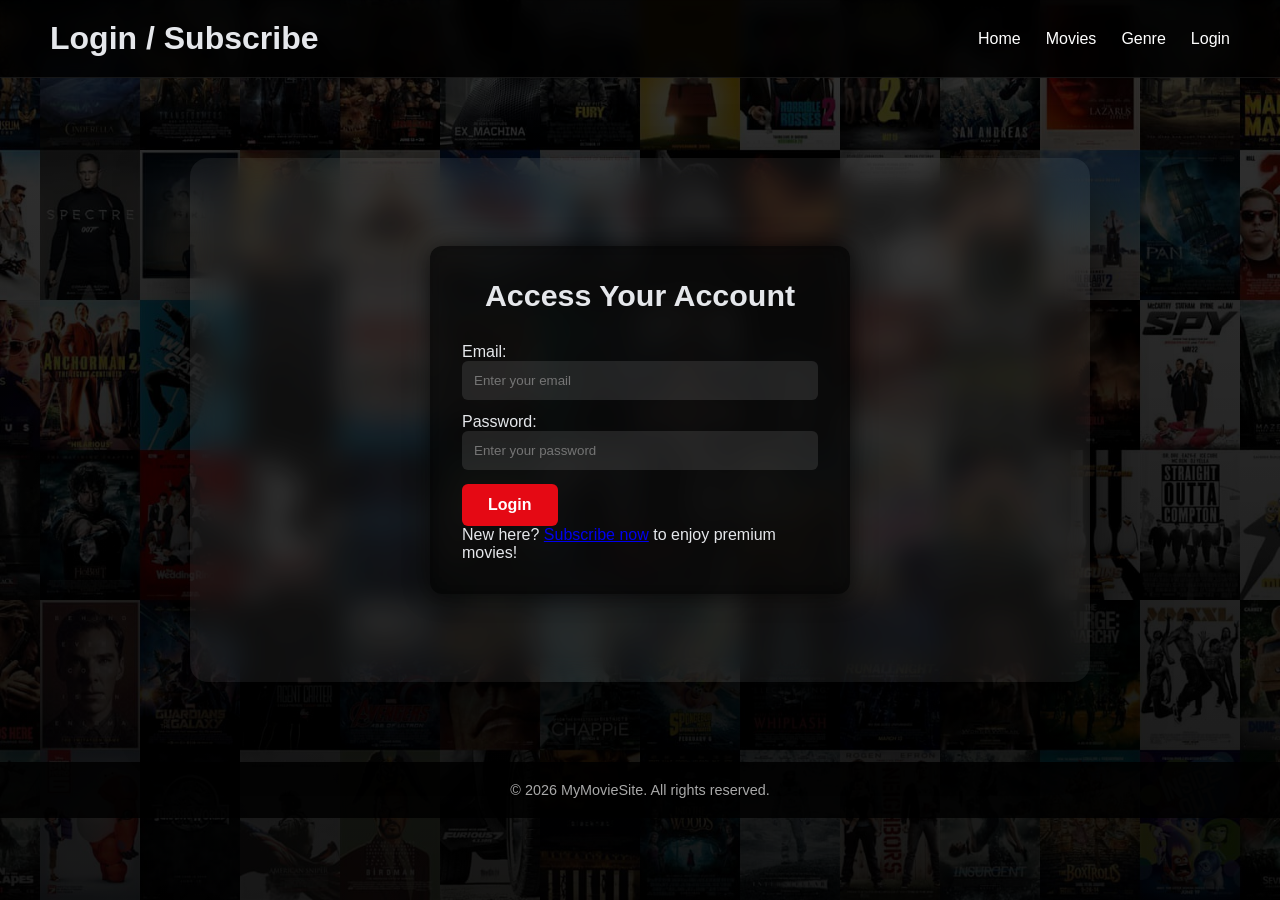
<file: login.html>
<!DOCTYPE html>
<html lang="en">
<head>
    <meta charset="UTF-8">
    <meta name="viewport" content="width=device-width, initial-scale=1.0">
    <title>MyMovieSite - Login</title>
    <link rel="stylesheet" href="style.css">
</head>
<body>
    <header>
        <h1>Login / Subscribe</h1>
        <nav>
            <ul>
                <li><a href="index.html">Home</a></li>
                <li><a href="movies.html">Movies</a></li>
                <li><a href="genre.html">Genre</a></li>
                <li><a href="login.html">Login</a></li>
            </ul>
        </nav>
    </header>

    <main>
        <section class="login-section">
            <h2>Access Your Account</h2>
            <form>
                <label for="email">Email:</label>
                <input type="email" id="email" name="email" placeholder="Enter your email" required>

                <label for="password">Password:</label>
                <input type="password" id="password" name="password" placeholder="Enter your password" required>

                <button type="submit">Login</button>
            </form>

            <p>New here? <a href="#">Subscribe now</a> to enjoy premium movies!</p>
        </section>
    </main>

    <footer>
        <p>&copy; 2026 MyMovieSite. All rights reserved.</p>
    </footer>
</body>
</html>
</file>
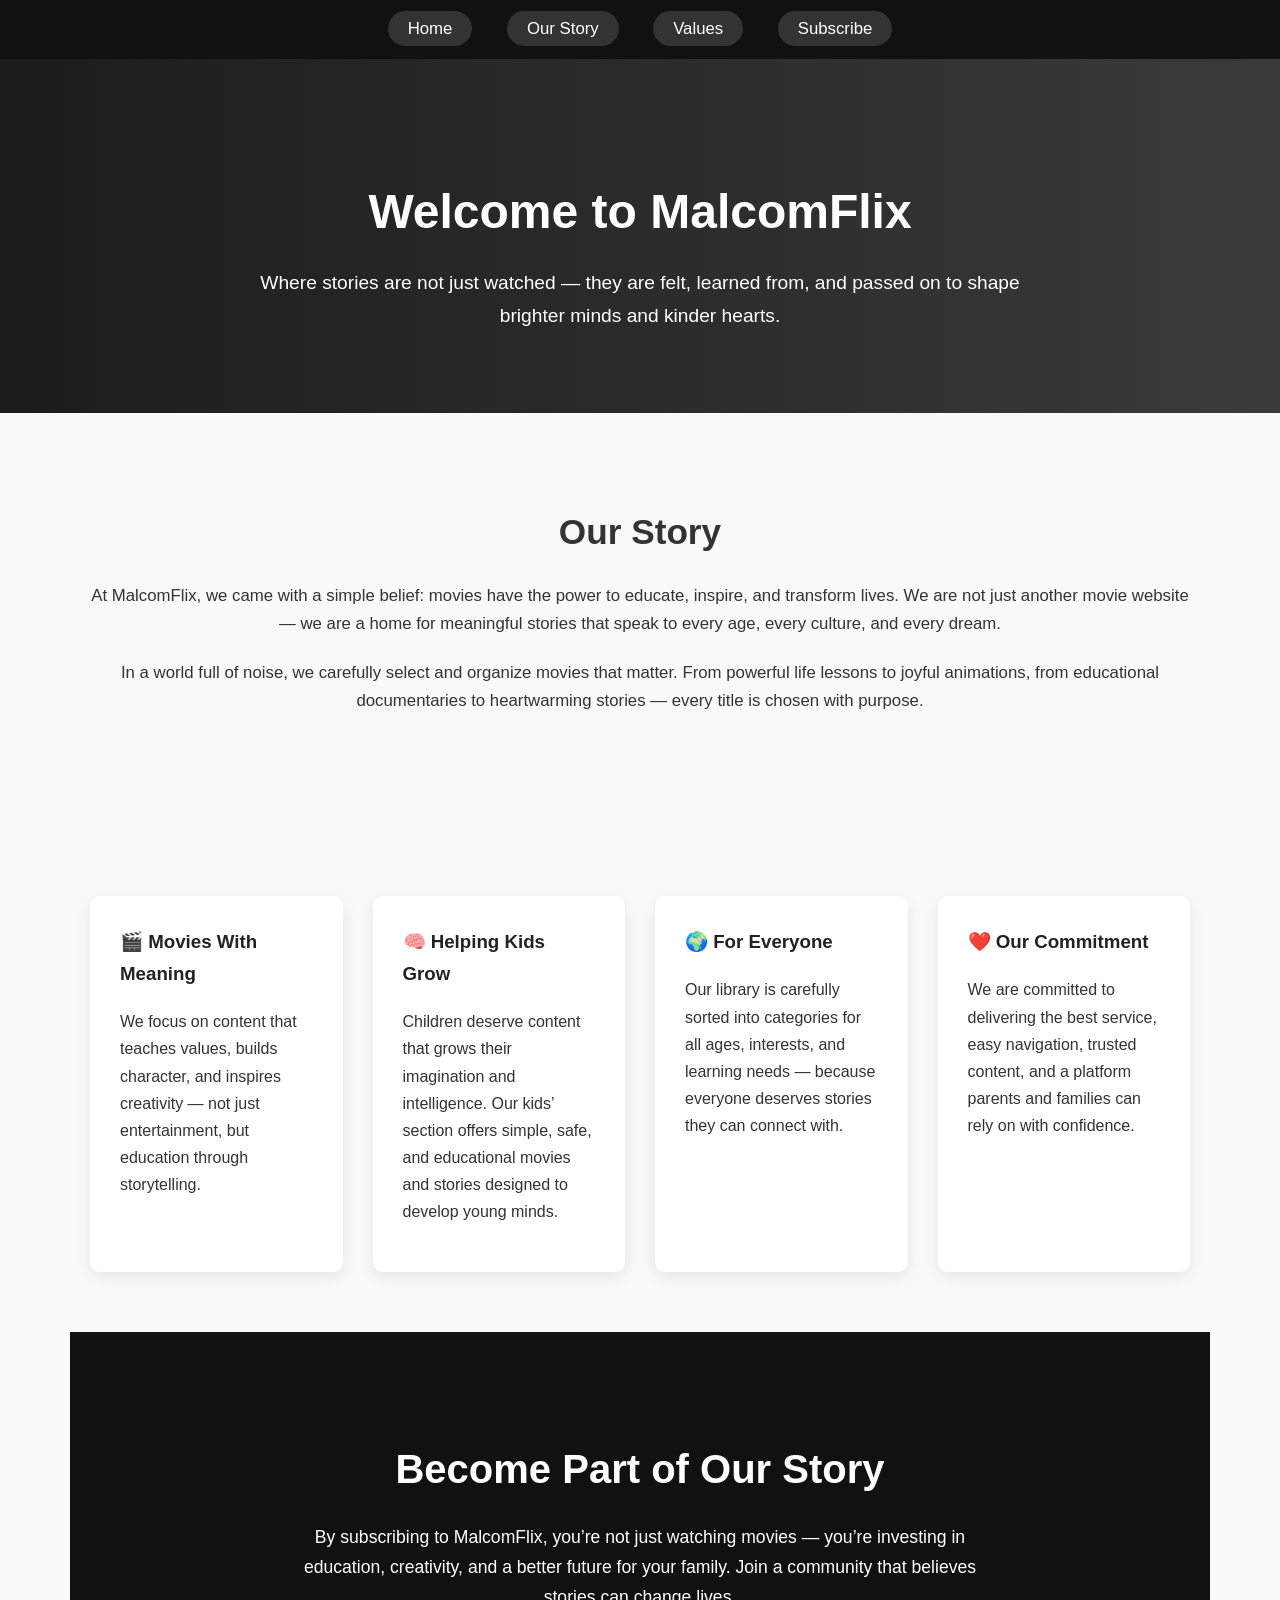
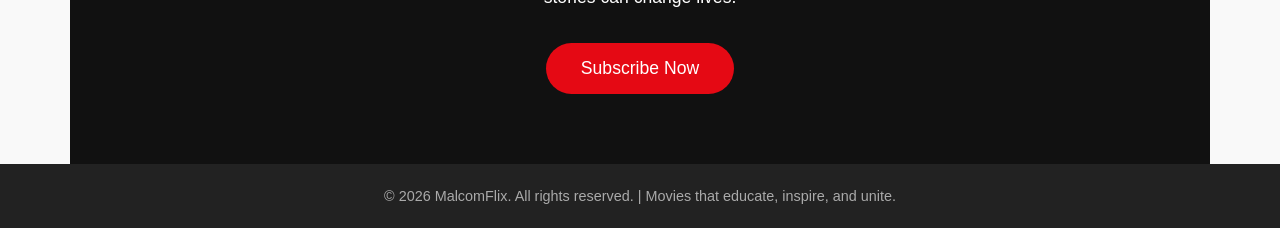
<file: website.html>
<!DOCTYPE html>
<html lang="en">
<head>
    <meta charset="UTF-8">
    <title>MalcomFlix – Movies That Shape Minds</title>
    <meta name="viewport" content="width=device-width, initial-scale=1.0">

    <style>
        /* General Styles */
        body {
            margin: 0;
            font-family: 'Segoe UI', Tahoma, Geneva, Verdana, sans-serif;
            background-color: #f9f9f9;
            color: #333;
            line-height: 1.7;
        }

        header {
            background: linear-gradient(to right, #1c1c1c, #3a3a3a);
            color: white;
            padding: 80px 20px;
            text-align: center;
        }

        header h1 {
            font-size: 3rem;
            margin-bottom: 15px;
        }

        header p {
            font-size: 1.2rem;
            max-width: 800px;
            margin: auto;
        }

        /* Top Navigation */
        .top-nav {
            background-color: #111;
            text-align: center;
            padding: 15px 10px;
        }
        
        .top-nav a {
            color: white;
            text-decoration: none;
            margin: 0 15px;
            font-size: 1.05rem;
            padding: 8px 20px;
            border-radius: 20px;
            background-color: #333;
            transition: background 0.3s;
        }
        
        .top-nav a:hover {
            background-color: #e50914;
        }

        /* Sections */
        section {
            padding: 60px 20px;
            max-width: 1100px;
            margin: auto;
        }

        .story, .cta {
            text-align: center;
        }

        .story h2, .cta h2 {
            font-size: 2.2rem;
            margin-bottom: 20px;
        }

        .story p, .cta p {
            font-size: 1.05rem;
            margin-bottom: 20px;
        }

        .values {
            display: grid;
            grid-template-columns: repeat(auto-fit, minmax(250px, 1fr));
            gap: 30px;
            margin-top: 40px;
        }

        .card {
            background: white;
            padding: 30px;
            border-radius: 10px;
            box-shadow: 0 5px 15px rgba(0,0,0,0.08);
        }

        .card h3 {
            margin-top: 0;
            color: #222;
        }

        /* Call To Action Section */
        .cta {
            background-color: #111;
            color: white;
            padding: 70px 20px;
        }

        .cta h2 {
            font-size: 2.5rem;
            margin-bottom: 20px;
        }

        .cta p {
            max-width: 700px;
            margin: auto;
            font-size: 1.1rem;
        }

        .cta button {
            margin-top: 30px;
            padding: 15px 35px;
            font-size: 1.1rem;
            background-color: #e50914;
            border: none;
            color: white;
            border-radius: 30px;
            cursor: pointer;
            transition: background 0.3s;
        }

        .cta button:hover {
            background-color: #b20710;
        }

        /* Footer */
        footer {
            background-color: #222;
            color: #aaa;
            text-align: center;
            padding: 20px;
            font-size: 0.9rem;
        }
    </style>
</head>
<body>

    <!-- Top Navigation -->
    <div class="top-nav">
        <a href="index.html">Home</a>
        <a href="#story">Our Story</a>
        <a href="#values">Values</a>
        <a href="login.html">Subscribe</a>
    </div>

    <!-- Header -->
    <header>
        <h1>Welcome to MalcomFlix</h1>
        <p>
            Where stories are not just watched — they are felt, learned from,
            and passed on to shape brighter minds and kinder hearts.
        </p>
    </header>

    <!-- Our Story Section -->
    <section class="story" id="story">
        <h2>Our Story</h2>
        <p>
            At MalcomFlix, we came with a simple belief: movies have the power to educate,
            inspire, and transform lives. We are not just another movie website —
            we are a home for meaningful stories that speak to every age, every culture,
            and every dream.
        </p>

        <p>
            In a world full of noise, we carefully select and organize movies that matter.
            From powerful life lessons to joyful animations, from educational documentaries
            to heartwarming stories — every title is chosen with purpose.
        </p>
    </section>

    <!-- Values Section -->
    <section id="values">
        <div class="values">
            <div class="card">
                <h3>🎬 Movies With Meaning</h3>
                <p>
                    We focus on content that teaches values, builds character,
                    and inspires creativity — not just entertainment, but education through storytelling.
                </p>
            </div>

            <div class="card">
                <h3>🧠 Helping Kids Grow</h3>
                <p>
                    Children deserve content that grows their imagination and intelligence.
                    Our kids’ section offers simple, safe, and educational movies and stories
                    designed to develop young minds.
                </p>
            </div>

            <div class="card">
                <h3>🌍 For Everyone</h3>
                <p>
                    Our library is carefully sorted into categories for all ages, interests,
                    and learning needs — because everyone deserves stories they can connect with.
                </p>
            </div>

            <div class="card">
                <h3>❤️ Our Commitment</h3>
                <p>
                    We are committed to delivering the best service, easy navigation,
                    trusted content, and a platform parents and families can rely on with confidence.
                </p>
            </div>
        </div>
    </section>

    <!-- Call To Action / Subscribe Section -->
    <section class="cta" id="subscribe">
        <h2>Become Part of Our Story</h2>
        <p>
            By subscribing to MalcomFlix, you’re not just watching movies —
            you’re investing in education, creativity, and a better future for your family.
            Join a community that believes stories can change lives.
        </p>

        <button onclick="window.location.href='login.html'">Subscribe Now</button>
    </section>

    <!-- Footer -->
    <footer>
        © 2026 MalcomFlix. All rights reserved. | Movies that educate, inspire, and unite.
    </footer>

</body>
</html>
</file>
<file: style.css>
/* ============================= */
/* RESET & BASE */
/* ============================= */
* {
    margin: 0;
    padding: 0;
    box-sizing: border-box;
}

body {
    min-height: 100vh;
    font-family: 'Poppins', 'Segoe UI', Tahoma, sans-serif;
    color: #e5e7eb;
    background:
        linear-gradient(
            rgba(0, 0, 0, 0.8),
            rgba(0, 0, 0, 0.9)
        ),
        url("movie post collection2.jpg") center / cover no-repeat fixed;
    overflow-x: hidden;
}

/* ============================= */
/* HEADER / NAVBAR */
/* ============================= */
header,
.navbar {
    display: flex;
    justify-content: space-between;
    align-items: center;
    padding: 20px 50px;
    background: rgba(0, 0, 0, 0.85);
    backdrop-filter: blur(8px);
    position: sticky;
    top: 0;
    z-index: 1000;
    border-bottom: 1px solid rgba(255,255,255,0.08);
}

.logo-container {
    display: flex;
    align-items: center;
}

.logo {
    font-size: 26px;
    font-weight: 700;
    letter-spacing: 1px;
    color: #e50914;
    text-shadow: 0 0 15px rgba(229, 9, 20, 0.8);
    transition: transform 0.3s ease, text-shadow 0.3s ease;
}

.logo:hover {
    transform: scale(1.1);
    text-shadow: 0 0 30px rgba(229, 9, 20, 1);
}

nav ul {
    list-style: none;
    display: flex;
    gap: 25px;
}

nav a {
    color: #ffffff;
    text-decoration: none;
    font-weight: 500;
    position: relative;
    transition: color 0.3s ease;
}

nav a::after {
    content: "";
    position: absolute;
    left: 0;
    bottom: -6px;
    width: 0%;
    height: 2px;
    background: #e50914;
    transition: width 0.3s ease;
}

nav a:hover::after {
    width: 100%;
}

/* ============================= */
/* HERO SECTION */
/* ============================= */
.hero {
    min-height: 80vh;
    display: flex;
    align-items: center;
    padding: 60px;
    background:
        linear-gradient(
            to right,
            rgba(0, 0, 0, 0.9),
            rgba(0, 0, 0, 0.3)
        ),
        url("movie post collection3.jpg") center / cover no-repeat;
}

.hero-content {
    max-width: 520px;
}

.hero h1 {
    font-size: 3rem;
    margin-bottom: 15px;
}

.hero p {
    font-size: 1.2rem;
    opacity: 0.85;
    margin-bottom: 25px;
}

/* ============================= */
/* BUTTONS */
/* ============================= */
button {
    background-color: #e50914;
    border: none;
    padding: 12px 26px;
    color: white;
    font-size: 1rem;
    font-weight: bold;
    border-radius: 6px;
    cursor: pointer;
    transition: transform 0.2s ease, box-shadow 0.3s ease;
}

button:hover {
    transform: scale(1.05);
    box-shadow: 0 0 25px rgba(229, 9, 20, 0.9);
}

/* ============================= */
/* GLASS MAIN PANEL */
/* ============================= */
main {
    max-width: 900px;
    margin: 80px auto;
    padding: 40px;
    background: rgba(255, 255, 255, 0.06);
    border-radius: 18px;
    backdrop-filter: blur(14px);
    box-shadow: 0 30px 70px rgba(0, 0, 0, 0.7);
}

main h2 {
    text-align: center;
    margin-bottom: 30px;
    font-size: 1.9rem;
}

/* ============================= */
/* MOVIE / GENRE GRID */
/* ============================= */
.movie-grid,
main ul {
    list-style: none;
    display: grid;
    grid-template-columns: repeat(auto-fit, minmax(170px, 1fr));
    gap: 22px;
}

.movie-card,
main ul li a {
    background: linear-gradient(145deg, #0b0b0b, #1c1c1c);
    border-radius: 12px;
    overflow: hidden;
    text-decoration: none;
    color: #ffffff;
    box-shadow: 0 15px 35px rgba(0,0,0,0.6);
    transition: transform 0.3s ease, box-shadow 0.3s ease;
}

.movie-card:hover,
main ul li a:hover {
    transform: translateY(-6px) scale(1.05);
    box-shadow: 0 25px 55px rgba(229, 9, 20, 0.6);
}

.movie-card img {
    width: 100%;
    height: 260px;
    object-fit: cover;
}

/* ============================= */
/* LOGIN SECTION */
/* ============================= */
.login-section {
    background: rgba(0,0,0,0.7);
    padding: 2em;
    border-radius: 12px;
    max-width: 420px;
    margin: 3em auto;
    backdrop-filter: blur(10px);
    box-shadow: 0 0 25px rgba(0,0,0,0.6);
}

input {
    width: 100%;
    padding: 0.9em;
    margin-bottom: 1em;
    border-radius: 6px;
    border: none;
    background: rgba(255,255,255,0.1);
    color: #ffffff;
}

/* ============================= */
/* FOOTER */
/* ============================= */
footer {
    text-align: center;
    padding: 20px;
    background: rgba(0,0,0,0.85);
    font-size: 0.9rem;
    color: #aaaaaa;
}

/* ============================= */
/* WHATSAPP FLOATING SUBSCRIBE BUTTON */
/* ============================= */
.whatsapp-subscribe {
    position: fixed;
    bottom: 20px;
    right: 20px;
    width: 56px;
    height: 56px;
    background-color: #25D366;
    color: #ffffff;
    font-size: 26px;
    display: flex;
    align-items: center;
    justify-content: center;
    border-radius: 50%;
    text-decoration: none;
    box-shadow: 0 4px 12px rgba(0, 0, 0, 0.3);
    z-index: 1000;
    transition: transform 0.2s ease, box-shadow 0.2s ease;
}

.whatsapp-subscribe:hover {
    transform: scale(1.1);
    box-shadow: 0 6px 18px rgba(0, 0, 0, 0.4);
}

/* ============================= */
/* RESPONSIVE */
/* ============================= */
@media (max-width: 768px) {
    header,
    .navbar {
        flex-direction: column;
        padding: 15px 20px;
    }

    nav ul {
        flex-wrap: wrap;
        justify-content: center;
    }

    .hero {
        padding: 30px;
        min-height: 55vh;
    }

    .hero h1 {
        font-size: 2.1rem;
    }

    main {
        margin: 40px 20px;
        padding: 25px;
    }
}
</file>
